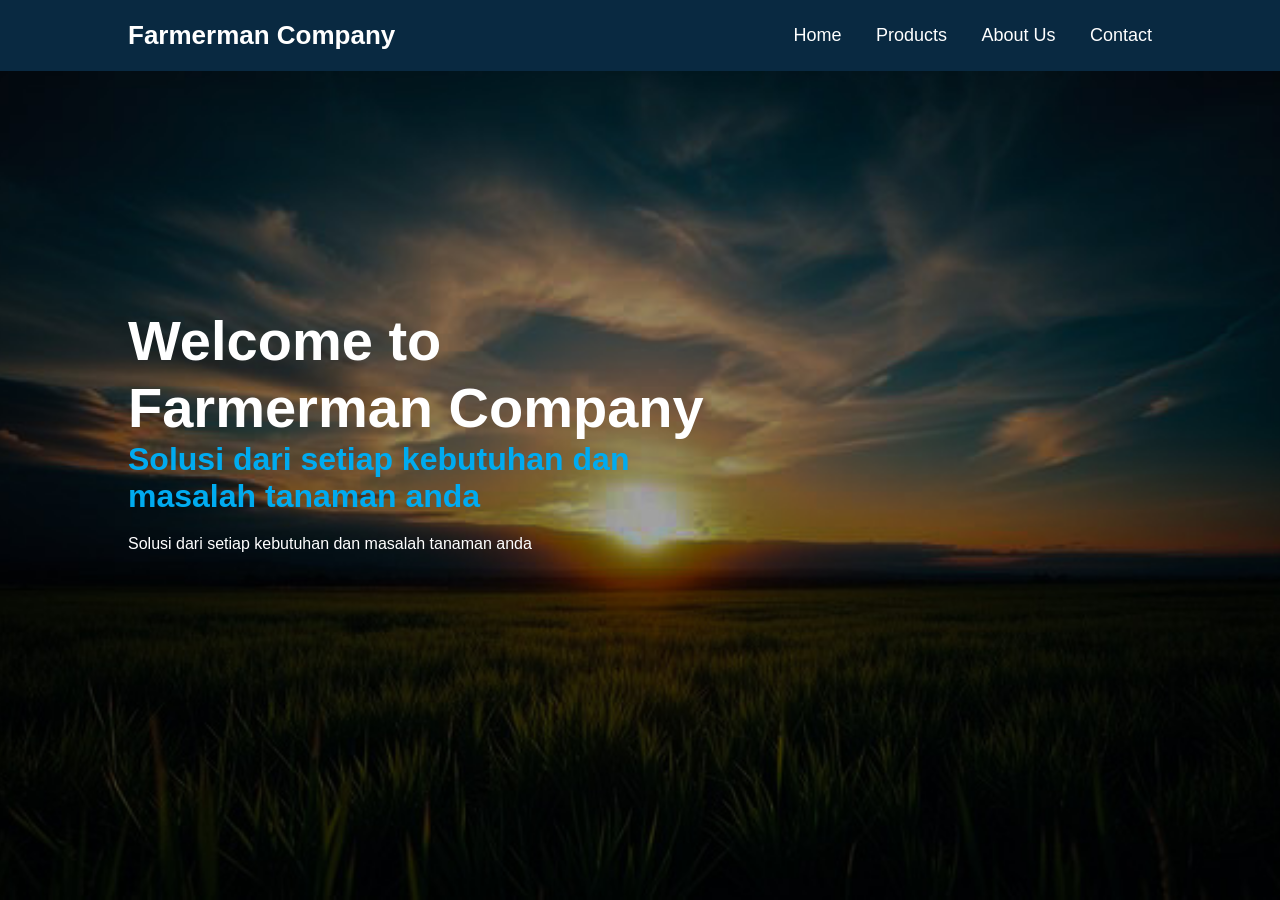
<file: index.html>
<!DOCTYPE html>
<html lang="en">
<head>
<meta charset="UTF-8">
<title>Farmerman Company</title>
<link rel="stylesheet" href="style.css">
</head>
<body>

<header class="header">
    <a href="index.html" class="logo">Farmerman Company</a>

    <nav class="navbar">
        <a href="index.html">Home</a>
        <a href="products.html">Products</a>
        <a href="about.html">About Us</a>
        <a href="contact.html">Contact</a>
    </nav>
</header>

<section class="home">
    <div class="home-content">
        <h1>Welcome to Farmerman Company</h1>
        <h3>Solusi dari setiap kebutuhan dan masalah tanaman anda</h3>
        <p>Solusi dari setiap kebutuhan dan masalah tanaman anda</p>
    </div>
</section>

</body>
</html>
</file>
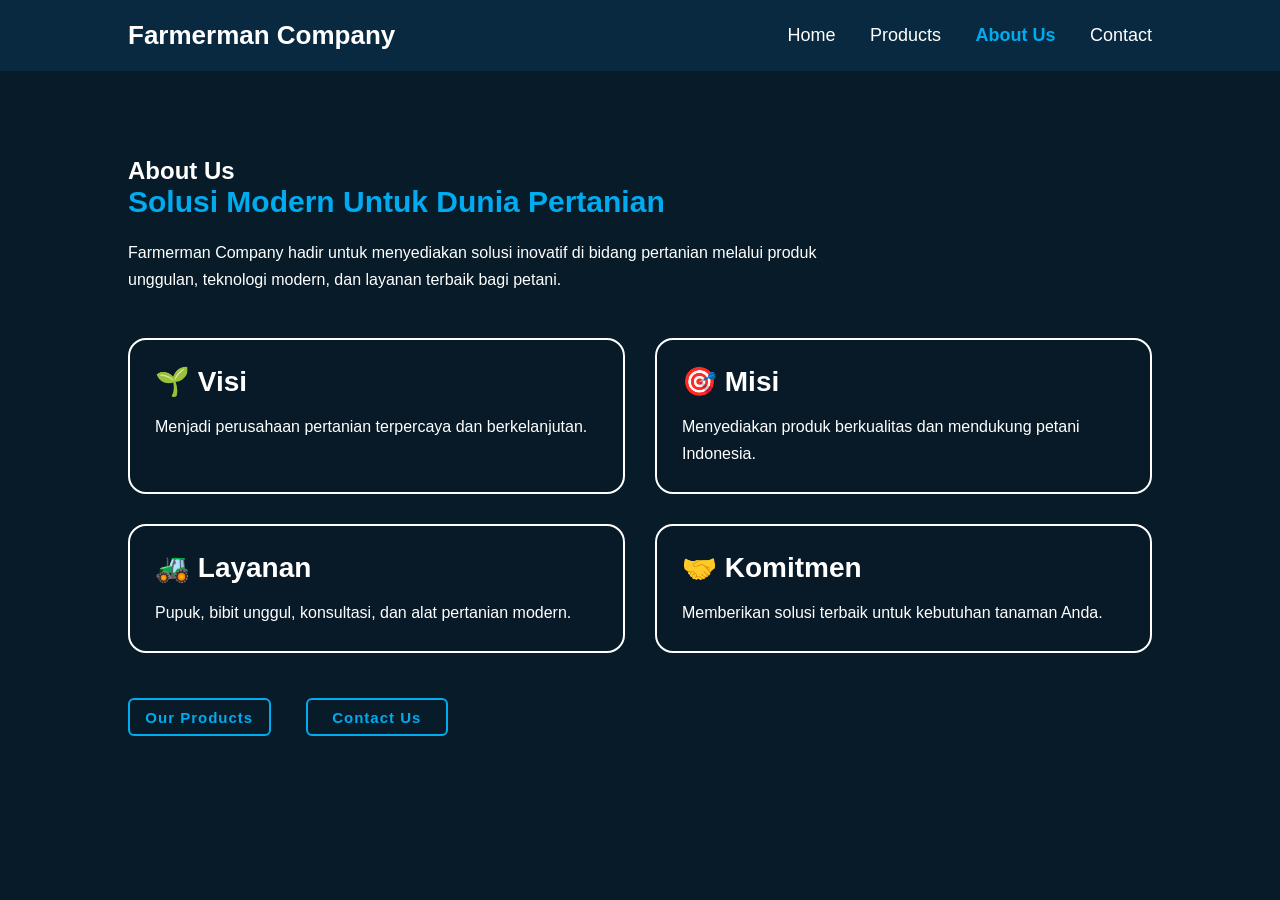
<file: about.html>
<!DOCTYPE html>
<html lang="en">
<head>
<meta charset="UTF-8">
<title>About Us</title>
<link rel="stylesheet" href="style.css">
</head>

<body class="about-page">

<header class="header">
    <a href="index.html" class="logo">Farmerman Company</a>

    <nav class="navbar">
        <a href="index.html">Home</a>
        <a href="products.html">Products</a>
        <a href="about.html">About Us</a>
        <a href="contact.html">Contact</a>
    </nav>
</header>

<section class="about-home">

<div class="about-content">
    <h1>About Us</h1>
    <h3>Solusi Modern Untuk Dunia Pertanian</h3>

    <p>
        Farmerman Company hadir untuk menyediakan solusi inovatif
        di bidang pertanian melalui produk unggulan, teknologi modern,
        dan layanan terbaik bagi petani.
    </p>

<div class="about-box">

<div class="about-card">
<h2>🌱 Visi</h2>
<p>
Menjadi perusahaan pertanian terpercaya dan berkelanjutan.
</p>
</div>

<div class="about-card">
<h2>🎯 Misi</h2>
<p>
Menyediakan produk berkualitas dan mendukung petani Indonesia.
</p>
</div>

<div class="about-card">
<h2>🚜 Layanan</h2>
<p>
Pupuk, bibit unggul, konsultasi, dan alat pertanian modern.
</p>
</div>

<div class="about-card">
<h2>🤝 Komitmen</h2>
<p>
Memberikan solusi terbaik untuk kebutuhan tanaman Anda.
</p>
</div>

</div>

<div class="btn-box">
<a href="products.html">Our Products</a>
<a href="contact.html">Contact Us</a>
</div>

</div>

<span class="home-imgHover"></span>

</section>

</body>
</html>
</file>
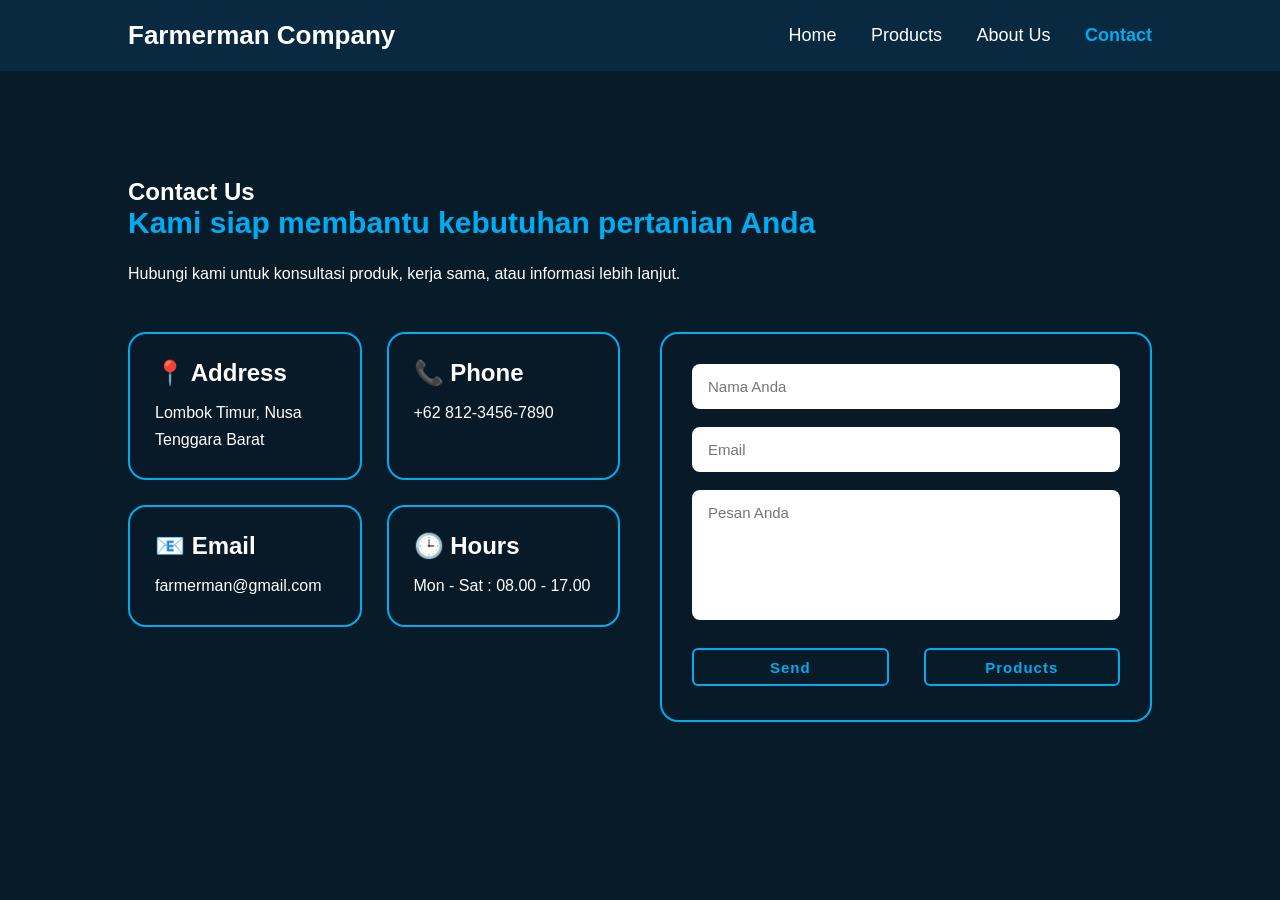
<file: contact.html>
<!DOCTYPE html>
<html lang="en">
<head>
<meta charset="UTF-8">
<title>Contact Us</title>
<link rel="stylesheet" href="style.css">
</head>

<body class="contact-page">

<header class="header">
<a href="index.html" class="logo">Farmerman Company</a>

<nav class="navbar">
<a href="index.html">Home</a>
<a href="products.html">Products</a>
<a href="about.html">About Us</a>
<a href="contact.html">Contact</a>
</nav>
</header>

<section class="contact-home">

<div class="contact-content">
<h1>Contact Us</h1>
<h3>Kami siap membantu kebutuhan pertanian Anda</h3>

<p>
Hubungi kami untuk konsultasi produk, kerja sama,
atau informasi lebih lanjut.
</p>

<div class="contact-wrapper">

<div class="contact-info">

<div class="info-card">
<h2>📍 Address</h2>
<p>Lombok Timur, Nusa Tenggara Barat</p>
</div>

<div class="info-card">
<h2>📞 Phone</h2>
<p>+62 812-3456-7890</p>
</div>

<div class="info-card">
<h2>📧 Email</h2>
<p>farmerman@gmail.com</p>
</div>

<div class="info-card">
<h2>🕒 Hours</h2>
<p>Mon - Sat : 08.00 - 17.00</p>
</div>

</div>


<form class="contact-form">
<input type="text" placeholder="Nama Anda">
<input type="email" placeholder="Email">
<textarea placeholder="Pesan Anda"></textarea>

<div class="btn-box">
<a href="#">Send</a>
<a href="products.html">Products</a>
</div>
</form>

</div>

</div>

<span class="home-imgHover"></span>

</section>

</body>
</html>
</file>
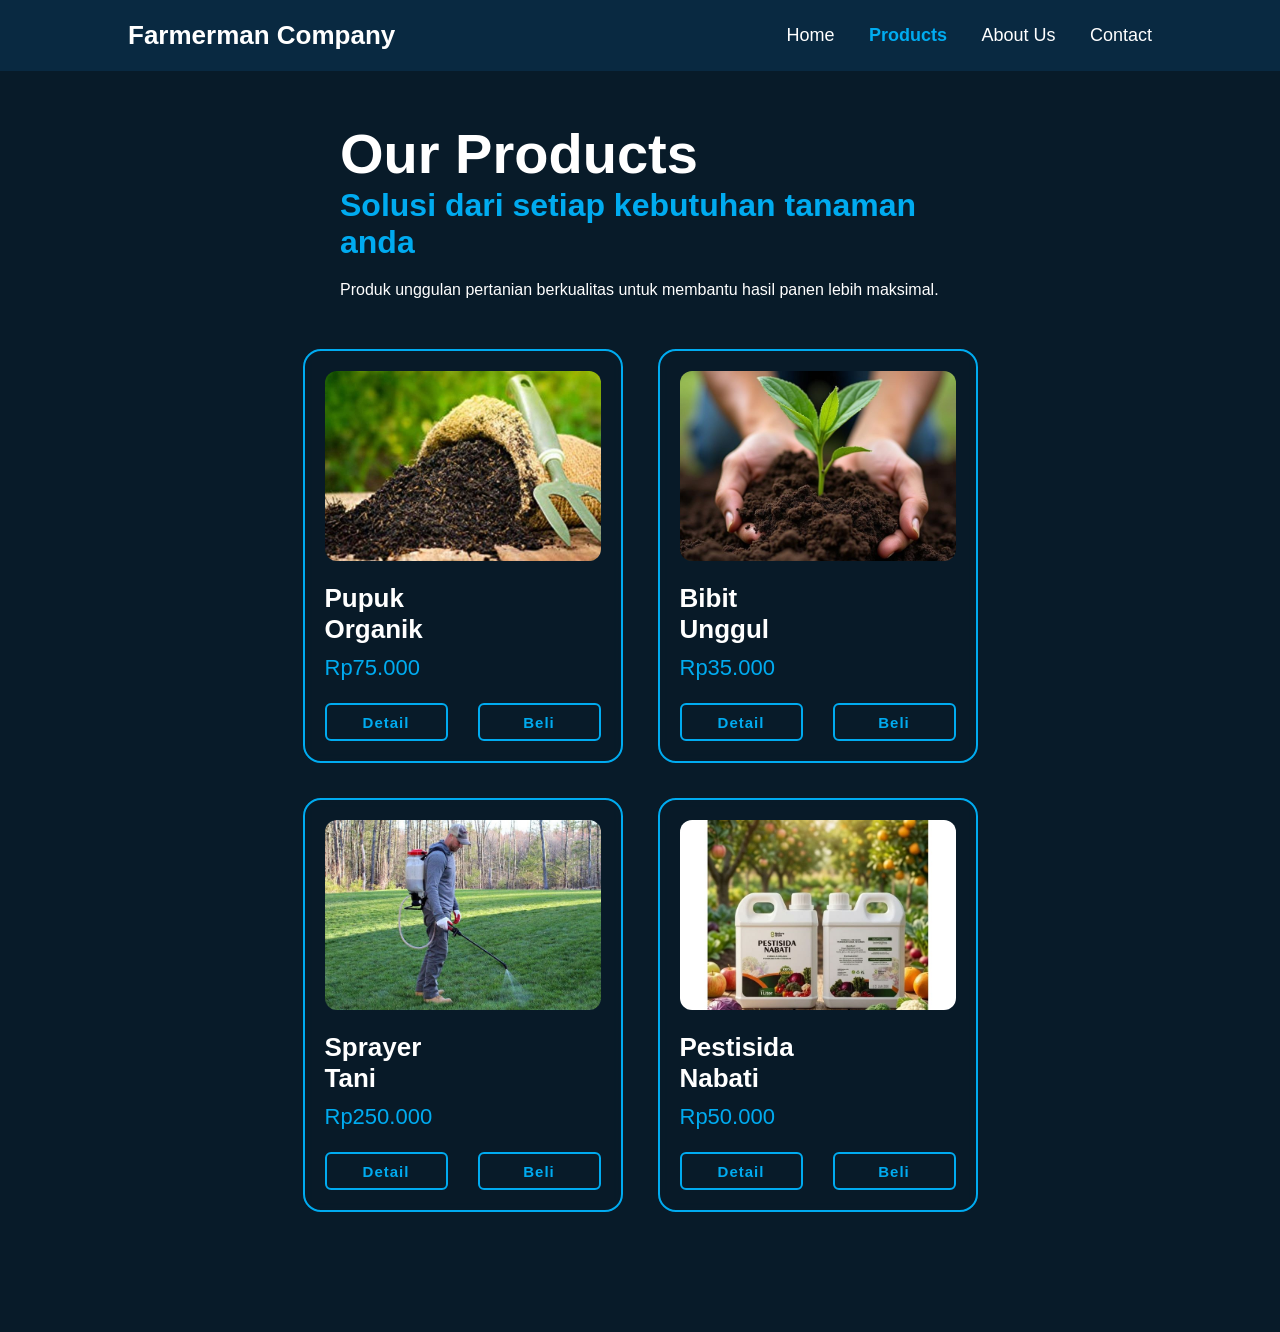
<file: products.html>
<!DOCTYPE html>
<html lang="en">
<head>
<meta charset="UTF-8">
<title>Products</title>
<link rel="stylesheet" href="style.css">
</head>

<body class="products-page">

<header class="header">
    <a href="index.html" class="logo">Farmerman Company</a>

    <nav class="navbar">
        <a href="index.html">Home</a>
        <a href="products.html">Products</a>
        <a href="about.html">About Us</a>
        <a href="contact.html">Contact</a>
    </nav>
</header>

<section class="products-home">
    <div class="home-content">
        <h1>Our Products</h1>
        <h3>Solusi dari setiap kebutuhan tanaman anda</h3>
        <p>
            Produk unggulan pertanian berkualitas untuk membantu
            hasil panen lebih maksimal.
        </p>

        <div class="product-wrapper">

            <div class="product-card">
                <img src="pupuk.jpeg" alt="Pupuk">
                <h2>Pupuk Organik</h2>
                <span>Rp75.000</span>

                <div class="btn-box">
                    <a href="#">Detail</a>
                    <a href="#">Beli</a>
                </div>
            </div>

            <div class="product-card">
                <img src="bibit.jpeg" alt="Bibit">
                <h2>Bibit Unggul</h2>
                <span>Rp35.000</span>

                <div class="btn-box">
                    <a href="#">Detail</a>
                    <a href="#">Beli</a>
                </div>
            </div>

            <div class="product-card">
                <img src="sprayer.jpeg" alt="Alat">
                <h2>Sprayer Tani</h2>
                <span>Rp250.000</span>

                <div class="btn-box">
                    <a href="#">Detail</a>
                    <a href="#">Beli</a>
                </div>
            </div>
            <div class="product-card">
                <img src="pestisida.jpeg" alt="pestisida">
                <h2>Pestisida Nabati</h2>
                <span>Rp50.000</span>

                <div class="btn-box">
                    <a href="#">Detail</a>
                    <a href="#">Beli</a>
                </div>
            </div>

        </div>
    </div>

<span class="home-imgHover"></span>
</section>

</body>
</html>
</file>
<file: style.css>
*{
margin:0;
padding:0;
box-sizing:border-box;
font-family:Arial, sans-serif;
}
body{
background:#081b29;
color:white;
}
/*NAVIGATION BAR*/
.header{
position:fixed;
top:0;
left:0;
width:100%;
padding:20px 10%;
display:flex;
justify-content:space-between;
align-items:center;
background:#092941;
z-index:1000;
}
.logo{
font-size:26px;
font-weight:bold;
text-decoration:none;
color:white;
}
.navbar a{
text-decoration:none;
color:white;
margin-left:30px;
font-size:18px;
}
.navbar a:hover{
color:#00abf0;
}

.home-page .navbar a[href="index.html"],
.products-page .navbar a[href="products.html"],
.about-page .navbar a[href="about.html"],
.contact-page .navbar a[href="contact.html"]{
color:#00abf0;
font-weight:bold;
}

/*HOME PAGE STYLE*/
.home{
    height: 100vh;
    background: url('Morning.jpeg') no-repeat;
    background-size: cover;
    background-position: center;
    align-items: center;
    padding: 0 10%;
    display: flex;
}
.home-content{
    max-width: 600px;
}
.home-content h1{
    position: relative;
    font-size: 56px;
    font-weight: 700;
    line-height: 1.2;
}
.home-content h1::before{
    content: '';
    position: absolute;
    top: 0;
    right: 0;
    width: 100%;
    height: 100%;
    background: #081b29;
    animation: showRight 1s ease forwards;
    animation-delay: 1s;
}
.home-content h3{
    position: relative;
    font-size: 32px;
    font-weight: 700;
    color: #00abf0;
}
.home-content h3::before{
    content: '';
    position: absolute;
    top: 0;
    right: 0;
    width: 100%;
    height: 100%;
    background: #081b29;
    animation: showRight 1s ease forwards;
    animation-delay: 1.3s;
}
.home-content p{
    position: relative;
    font-size: 16px;
    margin: 20px 0 40px;
}
.home-content p::before{
    content: '';
    position: absolute;
    top: 0;
    right: 0;
    width: 100%;
    height: 100%;
    background: #081b29;
    animation: showRight 1s ease forwards;
    animation-delay: 1.3s;
}
.home-content .btn-box{
    position: relative;
    display:flex;
    justify-content: space-between;
    width: 345px;
    height: 50px;
}

.home-content .btn-box::before{
    content: '';
    position: absolute;
    top: 0;
    right: 0;
    width: 100%;
    height: 100%;
    background: #081b29;
    animation: showRight 1s ease forwards;
    animation-delay: 1s;
    z-index: 2;
}
.btn-box a{
    position: relative;
    width: 100%;
    height: 100%;
    background: #00abf0;
    border: 2px solid #00abf0;
    border-radius: 8px;
    font-size: 19px;
    color: #081b29;
    text-decoration: none;
    font-weight: 600;
    letter-spacing: 1px;
    justify-content: center;
    align-items: center;
    display: inline-flex;
    overflow: hidden;
    transition:.5s;
}
.btn-box a:hover{
    color: #00abf0;
}

.btn-box a:nth-child(2){
    margin-left: 20px;
    background: transparent;
    color: #00abf0;
}
.btn-box a:nth-child(2):hover{
    color: #081b29;
}
.btn-box a:nth-child(2)::before{
    background: rgb(7, 242, 34);
}
.btn-box a::before{
    content: '';
    position: absolute;
    top: 0;
    left: 0;
    width: 0;
    height: 100%;
    background: rgb(7, 242, 34);
    z-index: -1;
    transition: .5s;
}
.btn-box a:hover::before{
    width: 100%;
}

/* KEYFRAMES ANIMATION */
@keyframes showRight{
    100%{
        width: 0;
    }
}

/*PRODUCT PAGE*/
.products-home{
min-height:100vh;
background-size:cover;
display:flex;
justify-content:center;   
align-items:center;       
padding:120px 10%;
}

.product-content{
text-align:center;
width:100%;
max-width:1000px;
margin:auto;
}

.product-wrapper{
display:grid;
grid-template-columns:repeat(2, 320px);
justify-content:center;
gap:35px;
margin-top:50px;
}

.product-card{
padding:20px;
border:2px solid #00abf0;
border-radius:18px;
background:rgba(8,27,41,.75);
backdrop-filter:blur(6px);
transition:.4s;
}

.product-card:hover{
transform:translateY(-8px);
box-shadow:0 0 20px rgba(0,171,240,.4);
}

.product-card img{
width:100%;
height:190px;
object-fit:cover;
border-radius:12px;
margin-bottom:18px;
}
.product-card h2{
font-size:26px;
margin-bottom:10px;
animation: showRight 1s ease forwards;
animation-delay: 1s;
z-index: 2;
}

.product-card span{
display:block;
font-size:22px;
color:#00abf0;
margin-bottom:22px;
}

.product-card .btn-box{
display:flex;
gap:10px;
height:auto;
width:100%;
}

.product-card .btn-box a{
flex:1;
height:38px;            
font-size:15px;
padding:8px 0;
border-radius:6px;
display:flex;
justify-content:center;
align-items:center;
text-decoration:none;
background:#081b29;
border:2px solid #00abf0;
color:#00abf0;
font-weight:600;
overflow:hidden;
}

.product-card .btn-box a:hover{
background:transparent;
color:black;
}

/* responsive */
@media (max-width:900px){
.product-wrapper{
grid-template-columns:1fr;
}
}
/*ABOUT US PAGE*/

.about-home{
min-height:100vh;
display:flex;
justify-content:center;
align-items:center;
padding:120px 10%;
}

.about-content{
max-width:1100px;
width:100%;
}

.about-content h1::before{
content: '';
position: absolute;
top: 0;
right: 0;
width: 100%;
height: 100%;
background: #081b29;
animation: showRight 3s ease forwards;
animation-delay: 1s;
}

.about-content h3{
font-size:30px;
color:#00abf0;
margin-bottom:20px;
}

.about-content p{
max-width:700px;
line-height:1.7;
margin-bottom:45px;
}

/* grid 2x2 */
.about-box{
display:grid;
grid-template-columns:repeat(2,1fr);
gap:30px;
margin-bottom:45px;
}

.about-card{
background:rgba(8,27,41,.75);
border:2px solid white;
padding:25px;
border-radius:18px;
backdrop-filter:blur(6px);
transition:.3s;
}

.about-card:hover{
transform:translateY(-6px);
box-shadow:0 0 18px white;
}

.about-card h2{
margin-bottom:15px;
font-size:28px;
}

.about-card p{
margin:0;
}

/* tombol kecil rapi */
.about-content .btn-box{
display:flex;
gap:15px;
width:320px;
height:45px;
}

.about-content .btn-box a{
flex:1;
height:38px;             
font-size:15px;
padding:8px 0;
border-radius:6px;
display:flex;
justify-content:center;
align-items:center;
text-decoration:none;
background:#081b29;
border:2px solid #00abf0;
color:#00abf0;
font-weight:600;
overflow:hidden;
}
.about-content .btn-box a:hover{
background:transparent;
color:black;
}

/* responsive */
@media(max-width:900px){
.about-box{
grid-template-columns:1fr;
}
}

/*CONTACT PAGE*/

.contact-home{
min-height:100vh;
display:flex;
justify-content:center;
align-items:center;
padding:120px 10%;
}

.contact-content{
width:100%;
max-width:1200px;
}

.contact-content h1::before{
content: '';
position: absolute;
top: 0;
right: 0;
width: 100%;
height: 100%;
background: #081b29;
animation: showRight 3s ease forwards;
animation-delay: 1s;
}

.contact-content h3{
font-size:30px;
color:#00abf0;
margin-bottom:20px;
}

.contact-content p{
margin-bottom:45px;
max-width:700px;
line-height:1.7;
}

.contact-wrapper{
display:grid;
grid-template-columns:1fr 1fr;
gap:40px;
align-items:start;
}

.contact-info{
display:grid;
grid-template-columns:1fr 1fr;
gap:25px;
}

.info-card{
background:rgba(8,27,41,.75);
border:2px solid #00abf0;
padding:25px;
border-radius:18px;
backdrop-filter:blur(6px);
}

.info-card h2{
margin-bottom:12px;
font-size:24px;
}

.info-card p{
margin:0;
}

.contact-form{
background:rgba(8,27,41,.75);
border:2px solid #00abf0;
padding:30px;
border-radius:18px;
display:flex;
flex-direction:column;
gap:18px;
backdrop-filter:blur(6px);
}

.contact-form input,
.contact-form textarea{
padding:14px 16px;
border:none;
border-radius:8px;
font-size:15px;
outline:none;
}

.contact-form textarea{
height:130px;
resize:none;
}

.contact-form .btn-box{
display:flex;
gap:15px;
height:42px;
margin-top:10px;
}

.contact-form .btn-box a{
flex:1;
height:38px;             
font-size:15px;
padding:8px 0;
border-radius:6px;
display:flex;
justify-content:center;
align-items:center;
text-decoration:none;
background:#081b29;
border:2px solid #00abf0;
color:#00abf0;
font-weight:600;
overflow:hidden;
}
.contact-form .btn-box a:hover{
background:transparent;
color:black;
}

/* responsive */
@media(max-width:950px){
.contact-wrapper{
grid-template-columns:1fr;
}

.contact-info{
grid-template-columns:1fr;
}
}
</file>
